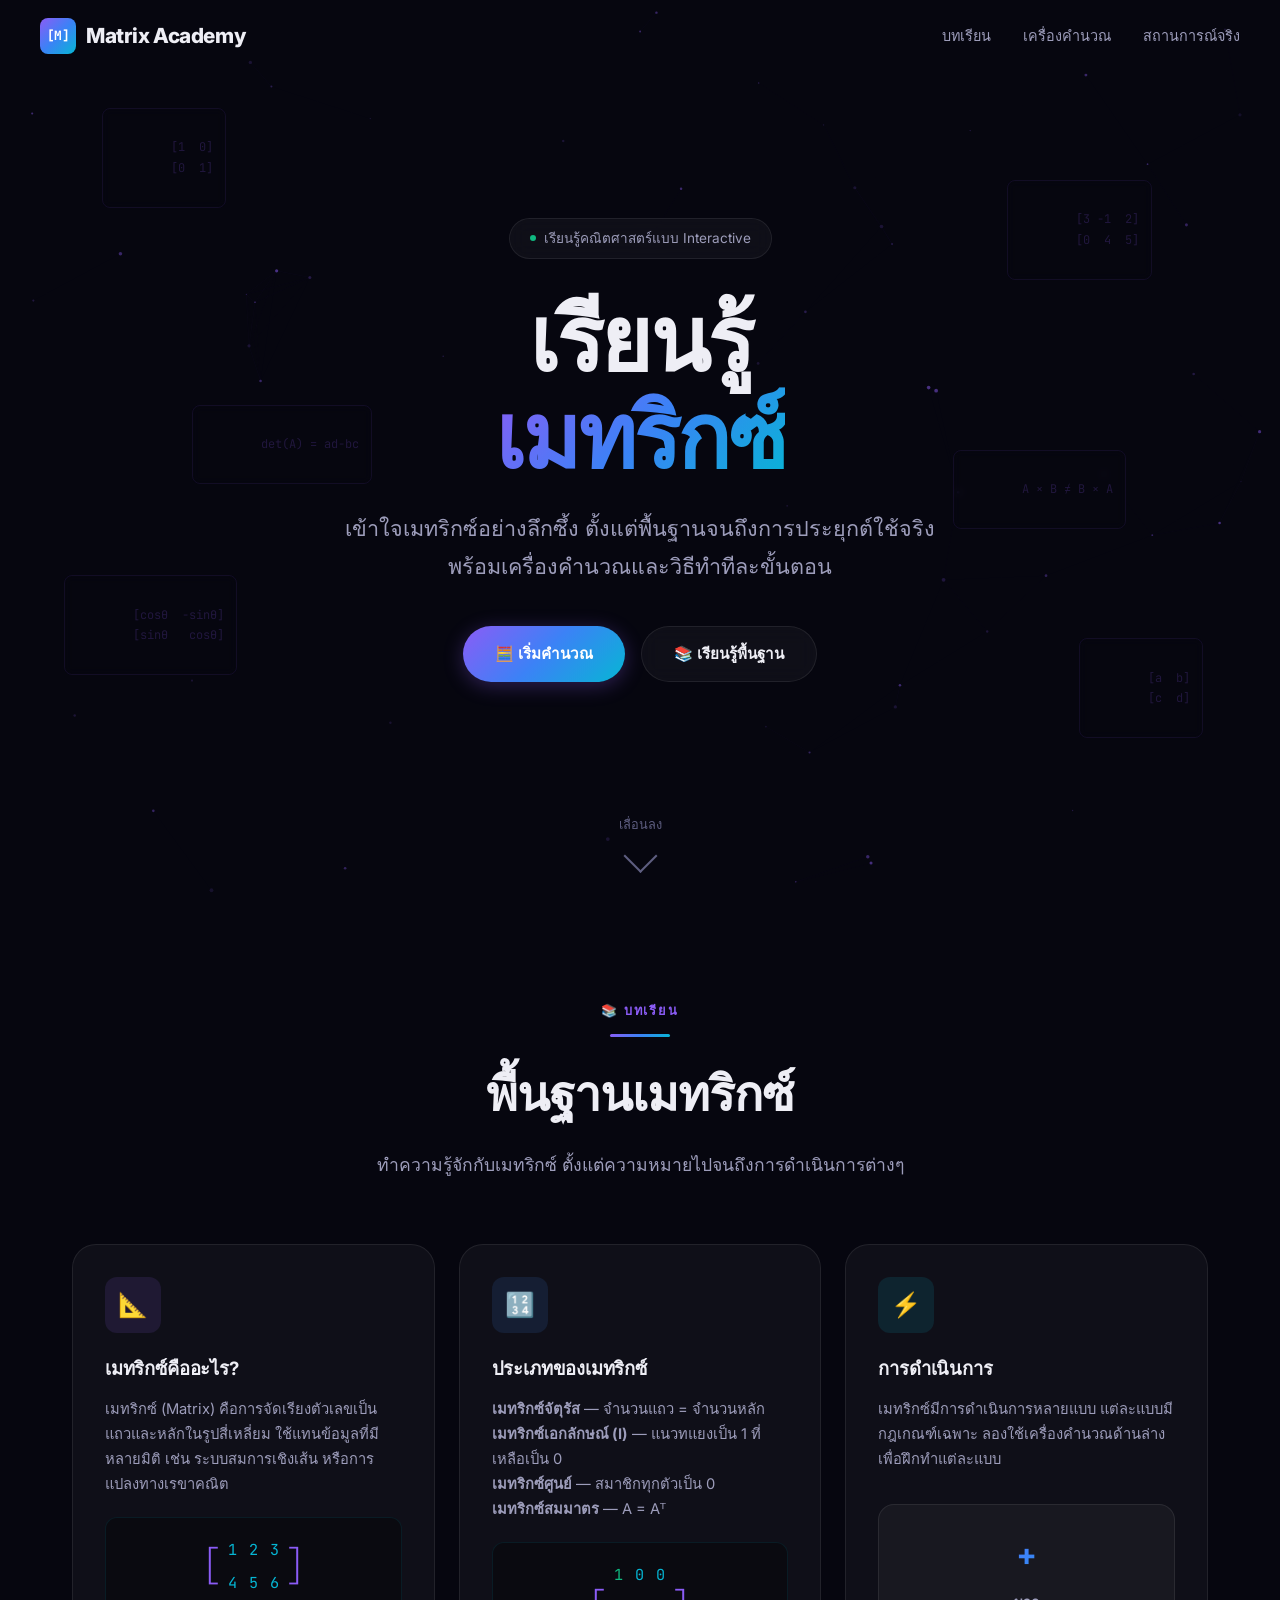
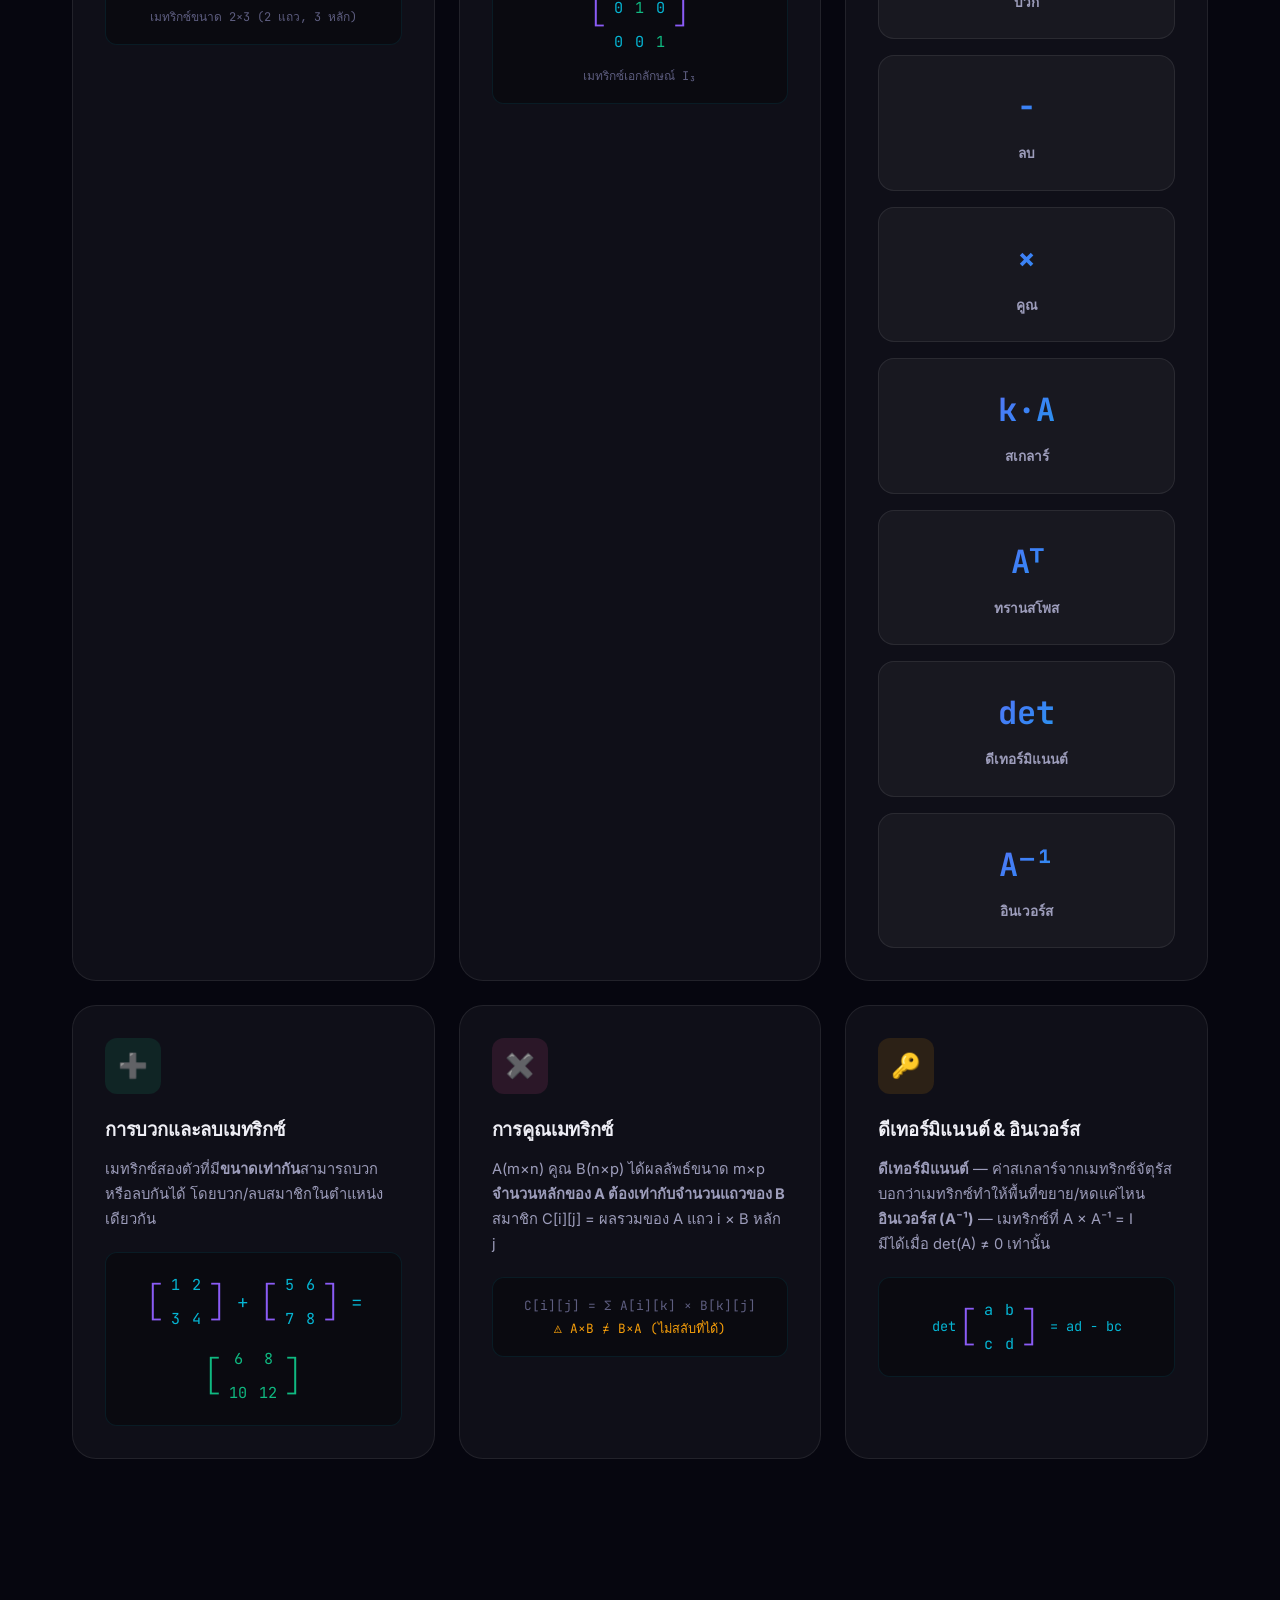
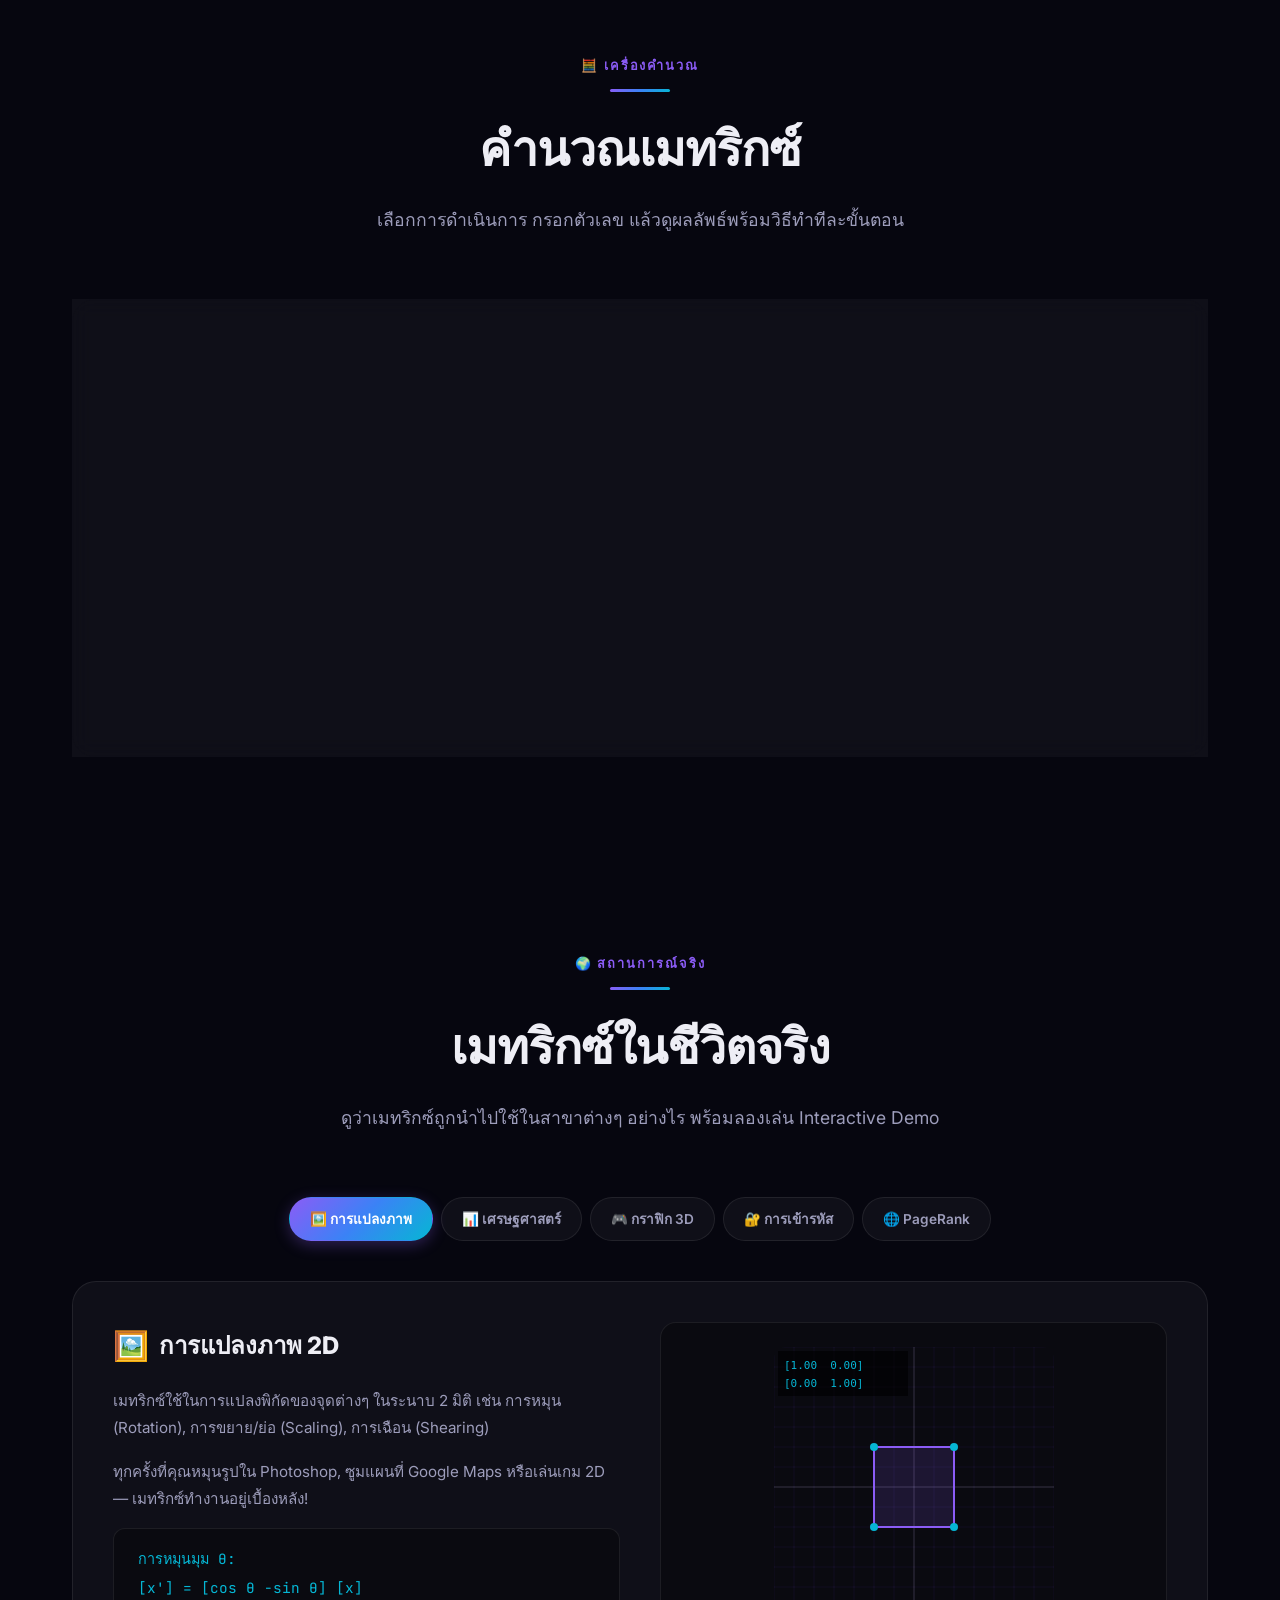
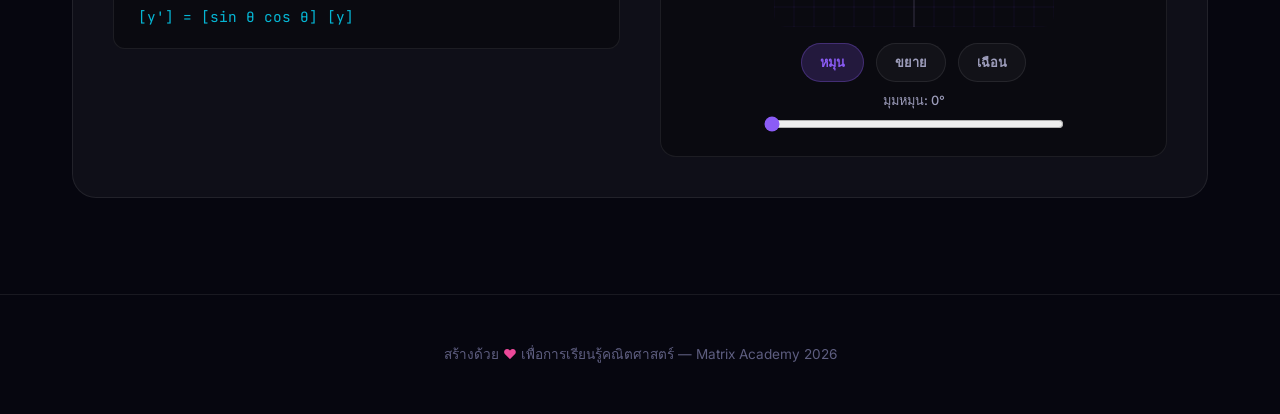
<file: matrix_lecture/index.html>
<!DOCTYPE html>
<html lang="th">
<head>
  <meta charset="UTF-8">
  <meta name="viewport" content="width=device-width, initial-scale=1.0">
  <title>Matrix Academy — เรียนรู้เมทริกซ์แบบ Interactive</title>
  <meta name="description" content="เว็บแอปสำหรับเรียนรู้เมทริกซ์แบบ Interactive พร้อมเครื่องคำนวณ วิธีทำทีละขั้นตอน และสถานการณ์จริง">
  <link rel="preconnect" href="https://fonts.googleapis.com">
  <link rel="preconnect" href="https://fonts.gstatic.com" crossorigin>
  <link href="https://fonts.googleapis.com/css2?family=Inter:wght@300;400;500;600;700;800;900&family=JetBrains+Mono:wght@400;500;600;700&display=swap" rel="stylesheet">
  <link rel="stylesheet" href="styles.css">
</head>
<body>

  <!-- Particle Background -->
  <canvas id="particles"></canvas>

  <!-- Navigation -->
  <nav class="nav" id="mainNav">
    <div class="nav-inner">
      <a href="#hero" class="nav-logo">
        <div class="logo-icon">[M]</div>
        Matrix Academy
      </a>
      <ul class="nav-links" id="navLinks">
        <li><a href="#lessons">บทเรียน</a></li>
        <li><a href="#calculator">เครื่องคำนวณ</a></li>
        <li><a href="#scenarios">สถานการณ์จริง</a></li>
      </ul>
      <button class="nav-mobile-toggle" id="navToggle" aria-label="เปิดเมนู">☰</button>
    </div>
  </nav>

  <!-- Hero Section -->
  <section class="hero" id="hero">
    <div class="hero-floating" aria-hidden="true">
      <div class="floating-matrix" style="top:12%;left:8%;--dur:10s;--delay:0s;--rot-start:-5deg;">
        [1  0]
        [0  1]
      </div>
      <div class="floating-matrix" style="top:20%;right:10%;--dur:12s;--delay:1s;--rot-start:3deg;">
        [3 -1  2]
        [0  4  5]
      </div>
      <div class="floating-matrix" style="bottom:25%;left:5%;--dur:9s;--delay:2s;--rot-start:8deg;">
        [cosθ  -sinθ]
        [sinθ   cosθ]
      </div>
      <div class="floating-matrix" style="bottom:18%;right:6%;--dur:11s;--delay:0.5s;--rot-start:-4deg;">
        [a  b]
        [c  d]
      </div>
      <div class="floating-matrix" style="top:45%;left:15%;--dur:14s;--delay:3s;--rot-start:2deg;">
        det(A) = ad−bc
      </div>
      <div class="floating-matrix" style="top:50%;right:12%;--dur:13s;--delay:1.5s;--rot-start:-6deg;">
        A × B ≠ B × A
      </div>
    </div>

    <div class="hero-content">
      <div class="hero-badge">
        <span class="dot"></span>
        เรียนรู้คณิตศาสตร์แบบ Interactive
      </div>
      <h1>
        เรียนรู้<br>
        <span class="gradient-text">เมทริกซ์</span>
      </h1>
      <p class="hero-subtitle">
        เข้าใจเมทริกซ์อย่างลึกซึ้ง ตั้งแต่พื้นฐานจนถึงการประยุกต์ใช้จริง<br>
        พร้อมเครื่องคำนวณและวิธีทำทีละขั้นตอน
      </p>
      <div class="hero-actions">
        <a href="#calculator" class="btn btn-primary">🧮 เริ่มคำนวณ</a>
        <a href="#lessons" class="btn btn-secondary">📚 เรียนรู้พื้นฐาน</a>
      </div>
    </div>

    <div class="hero-scroll-indicator">
      <span>เลื่อนลง</span>
      <div class="arrow"></div>
    </div>
  </section>

  <!-- Lessons Section -->
  <section class="section" id="lessons">
    <div class="section-header fade-in">
      <span class="section-tag">📚 บทเรียน</span>
      <div class="section-divider"></div>
      <h2 class="section-title">พื้นฐานเมทริกซ์</h2>
      <p class="section-desc">ทำความรู้จักกับเมทริกซ์ ตั้งแต่ความหมายไปจนถึงการดำเนินการต่างๆ</p>
    </div>

    <div class="lessons-grid">
      <!-- Lesson 1: What is Matrix -->
      <div class="card lesson-card fade-in">
        <div class="lesson-icon purple">📐</div>
        <h3>เมทริกซ์คืออะไร?</h3>
        <p>
          เมทริกซ์ (Matrix) คือการจัดเรียงตัวเลขเป็นแถวและหลักในรูปสี่เหลี่ยม
          ใช้แทนข้อมูลที่มีหลายมิติ เช่น ระบบสมการเชิงเส้น หรือการแปลงทางเรขาคณิต
        </p>
        <div class="matrix-example">
          <div class="matrix-visual">
            <span class="matrix-bracket">[</span>
            <div class="matrix-grid cols-3">
              <span>1</span><span>2</span><span>3</span>
              <span>4</span><span>5</span><span>6</span>
            </div>
            <span class="matrix-bracket">]</span>
          </div>
          <div style="margin-top:8px;font-size:0.75rem;color:var(--text-muted);">เมทริกซ์ขนาด 2×3 (2 แถว, 3 หลัก)</div>
        </div>
      </div>

      <!-- Lesson 2: Types -->
      <div class="card lesson-card fade-in">
        <div class="lesson-icon blue">🔢</div>
        <h3>ประเภทของเมทริกซ์</h3>
        <p>
          <strong>เมทริกซ์จัตุรัส</strong> — จำนวนแถว = จำนวนหลัก<br>
          <strong>เมทริกซ์เอกลักษณ์ (I)</strong> — แนวทแยงเป็น 1 ที่เหลือเป็น 0<br>
          <strong>เมทริกซ์ศูนย์</strong> — สมาชิกทุกตัวเป็น 0<br>
          <strong>เมทริกซ์สมมาตร</strong> — A = Aᵀ
        </p>
        <div class="matrix-example">
          <div class="matrix-visual">
            <span class="matrix-bracket">[</span>
            <div class="matrix-grid cols-3">
              <span style="color:var(--accent-green)">1</span><span>0</span><span>0</span>
              <span>0</span><span style="color:var(--accent-green)">1</span><span>0</span>
              <span>0</span><span>0</span><span style="color:var(--accent-green)">1</span>
            </div>
            <span class="matrix-bracket">]</span>
          </div>
          <div style="margin-top:8px;font-size:0.75rem;color:var(--text-muted);">เมทริกซ์เอกลักษณ์ I₃</div>
        </div>
      </div>

      <!-- Lesson 3: Operations Overview -->
      <div class="card lesson-card fade-in">
        <div class="lesson-icon cyan">⚡</div>
        <h3>การดำเนินการ</h3>
        <p>
          เมทริกซ์มีการดำเนินการหลายแบบ แต่ละแบบมีกฎเกณฑ์เฉพาะ
          ลองใช้เครื่องคำนวณด้านล่างเพื่อฝึกทำแต่ละแบบ
        </p>
        <div class="ops-grid">
          <div class="op-card" onclick="scrollToCalcWithOp('add')">
            <div class="op-symbol">+</div>
            <div class="op-name">บวก</div>
          </div>
          <div class="op-card" onclick="scrollToCalcWithOp('subtract')">
            <div class="op-symbol">−</div>
            <div class="op-name">ลบ</div>
          </div>
          <div class="op-card" onclick="scrollToCalcWithOp('multiply')">
            <div class="op-symbol">×</div>
            <div class="op-name">คูณ</div>
          </div>
          <div class="op-card" onclick="scrollToCalcWithOp('scalar')">
            <div class="op-symbol">k·A</div>
            <div class="op-name">สเกลาร์</div>
          </div>
          <div class="op-card" onclick="scrollToCalcWithOp('transpose')">
            <div class="op-symbol">Aᵀ</div>
            <div class="op-name">ทรานสโพส</div>
          </div>
          <div class="op-card" onclick="scrollToCalcWithOp('determinant')">
            <div class="op-symbol">det</div>
            <div class="op-name">ดีเทอร์มิแนนต์</div>
          </div>
          <div class="op-card" onclick="scrollToCalcWithOp('inverse')">
            <div class="op-symbol">A⁻¹</div>
            <div class="op-name">อินเวอร์ส</div>
          </div>
        </div>
      </div>

      <!-- Lesson 4: Addition/Subtraction -->
      <div class="card lesson-card fade-in">
        <div class="lesson-icon green">➕</div>
        <h3>การบวกและลบเมทริกซ์</h3>
        <p>
          เมทริกซ์สองตัวที่มี<strong>ขนาดเท่ากัน</strong>สามารถบวกหรือลบกันได้
          โดยบวก/ลบสมาชิกในตำแหน่งเดียวกัน
        </p>
        <div class="matrix-example">
          <div style="display:flex;align-items:center;gap:8px;justify-content:center;flex-wrap:wrap;">
            <div class="matrix-visual">
              <span class="matrix-bracket">[</span>
              <div class="matrix-grid cols-2">
                <span>1</span><span>2</span>
                <span>3</span><span>4</span>
              </div>
              <span class="matrix-bracket">]</span>
            </div>
            <span style="color:var(--accent-cyan);font-size:1.2rem;font-weight:300;">+</span>
            <div class="matrix-visual">
              <span class="matrix-bracket">[</span>
              <div class="matrix-grid cols-2">
                <span>5</span><span>6</span>
                <span>7</span><span>8</span>
              </div>
              <span class="matrix-bracket">]</span>
            </div>
            <span style="color:var(--accent-cyan);font-size:1.2rem;font-weight:300;">=</span>
            <div class="matrix-visual">
              <span class="matrix-bracket" style="color:var(--accent-green)">[</span>
              <div class="matrix-grid cols-2" style="color:var(--accent-green)">
                <span>6</span><span>8</span>
                <span>10</span><span>12</span>
              </div>
              <span class="matrix-bracket" style="color:var(--accent-green)">]</span>
            </div>
          </div>
        </div>
      </div>

      <!-- Lesson 5: Multiplication -->
      <div class="card lesson-card fade-in">
        <div class="lesson-icon pink">✖️</div>
        <h3>การคูณเมทริกซ์</h3>
        <p>
          A(m×n) คูณ B(n×p) ได้ผลลัพธ์ขนาด m×p<br>
          <strong>จำนวนหลักของ A ต้องเท่ากับจำนวนแถวของ B</strong><br>
          สมาชิก C[i][j] = ผลรวมของ A แถว i × B หลัก j
        </p>
        <div class="matrix-example">
          <div style="font-size:0.8rem;color:var(--text-muted);line-height:1.8;">
            C[i][j] = Σ A[i][k] × B[k][j]<br>
            <span style="color:var(--accent-orange);">⚠️ A×B ≠ B×A (ไม่สลับที่ได้)</span>
          </div>
        </div>
      </div>

      <!-- Lesson 6: Determinant & Inverse -->
      <div class="card lesson-card fade-in">
        <div class="lesson-icon orange">🔑</div>
        <h3>ดีเทอร์มิแนนต์ & อินเวอร์ส</h3>
        <p>
          <strong>ดีเทอร์มิแนนต์</strong> — ค่าสเกลาร์จากเมทริกซ์จัตุรัส บอกว่าเมทริกซ์ทำให้พื้นที่ขยาย/หดแค่ไหน<br>
          <strong>อินเวอร์ส (A⁻¹)</strong> — เมทริกซ์ที่ A × A⁻¹ = I<br>
          มีได้เมื่อ det(A) ≠ 0 เท่านั้น
        </p>
        <div class="matrix-example">
          <div style="font-size:0.85rem;">
            det<span class="matrix-visual" style="display:inline-flex;vertical-align:middle;">
              <span class="matrix-bracket">[</span>
              <div class="matrix-grid cols-2"><span>a</span><span>b</span><span>c</span><span>d</span></div>
              <span class="matrix-bracket">]</span>
            </span> = ad − bc
          </div>
        </div>
      </div>
    </div>
  </section>

  <!-- Calculator Section -->
  <section class="section" id="calculator">
    <div class="section-header fade-in">
      <span class="section-tag">🧮 เครื่องคำนวณ</span>
      <div class="section-divider"></div>
      <h2 class="section-title">คำนวณเมทริกซ์</h2>
      <p class="section-desc">เลือกการดำเนินการ กรอกตัวเลข แล้วดูผลลัพธ์พร้อมวิธีทำทีละขั้นตอน</p>
    </div>

    <div class="calc-container fade-in">
      <!-- Controls -->
      <div class="calc-controls">
        <div class="calc-control-group">
          <label for="calcOperation">การดำเนินการ</label>
          <select id="calcOperation">
            <option value="add">A + B (บวก)</option>
            <option value="subtract">A − B (ลบ)</option>
            <option value="multiply">A × B (คูณ)</option>
            <option value="scalar">k · A (สเกลาร์)</option>
            <option value="transpose">Aᵀ (ทรานสโพส)</option>
            <option value="determinant">det(A) (ดีเทอร์มิแนนต์)</option>
            <option value="inverse">A⁻¹ (อินเวอร์ส)</option>
          </select>
        </div>

        <div class="calc-control-group" id="scalarGroup" style="display:none;">
          <label for="scalarValue">ค่า k (สเกลาร์)</label>
          <input type="number" id="scalarValue" value="2" step="any">
        </div>

        <div class="calc-control-group">
          <label for="rowsA">แถว A</label>
          <select id="rowsA">
            <option value="2" selected>2</option>
            <option value="3">3</option>
            <option value="4">4</option>
          </select>
        </div>
        <div class="calc-control-group">
          <label for="colsA">หลัก A</label>
          <select id="colsA">
            <option value="2" selected>2</option>
            <option value="3">3</option>
            <option value="4">4</option>
          </select>
        </div>

        <div class="calc-control-group" id="sizeB-rows-group">
          <label for="rowsB">แถว B</label>
          <select id="rowsB">
            <option value="2" selected>2</option>
            <option value="3">3</option>
            <option value="4">4</option>
          </select>
        </div>
        <div class="calc-control-group" id="sizeB-cols-group">
          <label for="colsB">หลัก B</label>
          <select id="colsB">
            <option value="2" selected>2</option>
            <option value="3">3</option>
            <option value="4">4</option>
          </select>
        </div>
      </div>

      <!-- Matrix Inputs -->
      <div class="calc-matrices">
        <div class="calc-matrix-block" id="matrixABlock">
          <h4><span class="label-badge a">A</span> เมทริกซ์ A</h4>
          <div class="matrix-input-grid" id="matrixAGrid" style="grid-template-columns: repeat(2, 1fr);"></div>
        </div>

        <div class="calc-operator" id="calcOperatorSymbol">+</div>

        <div class="calc-matrix-block" id="matrixBBlock">
          <h4><span class="label-badge b">B</span> เมทริกซ์ B</h4>
          <div class="matrix-input-grid" id="matrixBGrid" style="grid-template-columns: repeat(2, 1fr);"></div>
        </div>
      </div>

      <!-- Actions -->
      <div class="calc-actions">
        <button class="btn-random" id="btnRandom" onclick="fillRandom()">🎲 สุ่มตัวเลข</button>
        <button class="btn-calculate" id="btnCalculate" onclick="calculate()">คำนวณ ✨</button>
      </div>

      <!-- Result -->
      <div class="calc-result" id="calcResult">
        <div class="result-label" id="resultLabel"></div>
        <div id="resultDisplay"></div>

        <!-- Steps -->
        <div class="steps-container">
          <button class="steps-toggle" id="stepsToggle" onclick="toggleSteps()">
            📝 ดูวิธีทำทีละขั้นตอน
          </button>
          <div class="steps-list" id="stepsList"></div>
        </div>
      </div>
    </div>
  </section>

  <!-- Scenarios Section -->
  <section class="section" id="scenarios">
    <div class="section-header fade-in">
      <span class="section-tag">🌍 สถานการณ์จริง</span>
      <div class="section-divider"></div>
      <h2 class="section-title">เมทริกซ์ในชีวิตจริง</h2>
      <p class="section-desc">ดูว่าเมทริกซ์ถูกนำไปใช้ในสาขาต่างๆ อย่างไร พร้อมลองเล่น Interactive Demo</p>
    </div>

    <div class="scenarios-tabs fade-in" id="scenarioTabs">
      <button class="scenario-tab active" data-tab="transform">🖼️ การแปลงภาพ</button>
      <button class="scenario-tab" data-tab="economics">📊 เศรษฐศาสตร์</button>
      <button class="scenario-tab" data-tab="graphics">🎮 กราฟิก 3D</button>
      <button class="scenario-tab" data-tab="crypto">🔐 การเข้ารหัส</button>
      <button class="scenario-tab" data-tab="pagerank">🌐 PageRank</button>
    </div>

    <!-- Scenario: Image Transform -->
    <div class="scenario-content active fade-in" id="scenario-transform">
      <div class="scenario-card">
        <div class="scenario-info">
          <h3><span class="emoji">🖼️</span> การแปลงภาพ 2D</h3>
          <p>
            เมทริกซ์ใช้ในการแปลงพิกัดของจุดต่างๆ ในระนาบ 2 มิติ เช่น
            การหมุน (Rotation), การขยาย/ย่อ (Scaling), การเฉือน (Shearing)
          </p>
          <p>
            ทุกครั้งที่คุณหมุนรูปใน Photoshop, ซูมแผนที่ Google Maps หรือเล่นเกม 2D
            — เมทริกซ์ทำงานอยู่เบื้องหลัง!
          </p>
          <div class="scenario-formula">
            การหมุนมุม θ:<br>
            [x'] = [cos θ  −sin θ] [x]<br>
            [y'] = [sin θ   cos θ] [y]
          </div>
        </div>
        <div class="scenario-demo">
          <canvas id="transformCanvas" width="280" height="280"></canvas>
          <div class="demo-controls">
            <button class="demo-btn active" onclick="setTransform('rotate')" id="btn-rotate">หมุน</button>
            <button class="demo-btn" onclick="setTransform('scale')" id="btn-scale">ขยาย</button>
            <button class="demo-btn" onclick="setTransform('shear')" id="btn-shear">เฉือน</button>
          </div>
          <div class="demo-slider-group">
            <label id="transformLabel">มุมหมุน: <span id="transformValue">0</span>°</label>
            <input type="range" id="transformSlider" min="0" max="360" value="0" oninput="updateTransformDemo()">
          </div>
        </div>
      </div>
    </div>

    <!-- Scenario: Economics -->
    <div class="scenario-content fade-in" id="scenario-economics">
      <div class="scenario-card">
        <div class="scenario-info">
          <h3><span class="emoji">📊</span> Leontief Input-Output Model</h3>
          <p>
            นักเศรษฐศาสตร์ Wassily Leontief (รางวัลโนเบล 1973) ใช้เมทริกซ์วิเคราะห์ว่า
            อุตสาหกรรมต่างๆ ในระบบเศรษฐกิจ ต้องผลิตเท่าไหร่เพื่อตอบสนองความต้องการ
          </p>
          <p>
            ถ้า A คือเมทริกซ์ Input-Output และ d คือเวกเตอร์ความต้องการ<br>
            ผลผลิตที่ต้องผลิต = <strong>(I − A)⁻¹ d</strong>
          </p>
          <div class="scenario-formula">
            สมมติ 2 อุตสาหกรรม:<br>
            A = [0.2  0.3]  d = [100]<br>
            &nbsp;&nbsp;&nbsp;&nbsp;[0.4  0.1]&nbsp;&nbsp;&nbsp;&nbsp;&nbsp;&nbsp;[200]<br><br>
            x = (I − A)⁻¹ d = ผลผลิตที่ต้องผลิต
          </div>
        </div>
        <div class="scenario-demo">
          <div style="text-align:center;width:100%;">
            <h4 style="color:var(--accent-cyan);margin-bottom:1rem;font-size:0.95rem;">🏭 จำลองระบบเศรษฐกิจ 2 อุตสาหกรรม</h4>
            <div style="display:flex;gap:1rem;justify-content:center;flex-wrap:wrap;margin-bottom:1rem;">
              <div class="calc-control-group">
                <label>ความต้องการ อุตฯ 1</label>
                <input type="number" id="econD1" value="100" style="width:100px;background:rgba(0,0,0,0.4);border:1px solid var(--glass-border);border-radius:var(--radius-sm);color:var(--text-primary);font-family:var(--font-mono);padding:8px;text-align:center;">
              </div>
              <div class="calc-control-group">
                <label>ความต้องการ อุตฯ 2</label>
                <input type="number" id="econD2" value="200" style="width:100px;background:rgba(0,0,0,0.4);border:1px solid var(--glass-border);border-radius:var(--radius-sm);color:var(--text-primary);font-family:var(--font-mono);padding:8px;text-align:center;">
              </div>
            </div>
            <button class="demo-btn" onclick="calculateEconomics()" style="margin-bottom:1rem;">คำนวณผลผลิต</button>
            <div class="demo-output" id="econOutput" style="text-align:left;font-size:0.82rem;line-height:2;min-height:80px;">
              กดปุ่มคำนวณเพื่อดูผลลัพธ์
            </div>
          </div>
        </div>
      </div>
    </div>

    <!-- Scenario: 3D Graphics -->
    <div class="scenario-content fade-in" id="scenario-graphics">
      <div class="scenario-card">
        <div class="scenario-info">
          <h3><span class="emoji">🎮</span> กราฟิก 3 มิติ</h3>
          <p>
            ทุกเกม 3D และแอนิเมชัน ใช้ <strong>Rotation Matrix</strong> ในการหมุนวัตถุ
            รอบแกน X, Y, Z เพื่อสร้างมุมมอง 3 มิติ
          </p>
          <p>
            GPU (การ์ดจอ) ของคุณคำนวณเมทริกซ์หลายล้านชุดต่อวินาทีเพื่อวาดภาพ 3D!
          </p>
          <div class="scenario-formula">
            หมุนรอบแกน Z:<br>
            Rz = [cos θ  −sin θ  0]<br>
            &nbsp;&nbsp;&nbsp;&nbsp;&nbsp;[sin θ   cos θ  0]<br>
            &nbsp;&nbsp;&nbsp;&nbsp;&nbsp;[  0       0     1]
          </div>
        </div>
        <div class="scenario-demo">
          <canvas id="graphics3dCanvas" width="280" height="280"></canvas>
          <div class="demo-slider-group">
            <label>หมุนรอบแกน Y: <span id="rotYValue">0</span>°</label>
            <input type="range" id="rotYSlider" min="0" max="360" value="0" oninput="update3DDemo()">
          </div>
          <div class="demo-slider-group">
            <label>หมุนรอบแกน X: <span id="rotXValue">30</span>°</label>
            <input type="range" id="rotXSlider" min="0" max="360" value="30" oninput="update3DDemo()">
          </div>
        </div>
      </div>
    </div>

    <!-- Scenario: Cryptography -->
    <div class="scenario-content fade-in" id="scenario-crypto">
      <div class="scenario-card">
        <div class="scenario-info">
          <h3><span class="emoji">🔐</span> Hill Cipher</h3>
          <p>
            Hill Cipher เป็นวิธีเข้ารหัสข้อความโดยใช้เมทริกซ์คูณกับตัวอักษร
            คิดค้นโดย Lester Hill ในปี 1929
          </p>
          <p>
            ตัวอักษร A-Z จะถูกแทนด้วยตัวเลข 0-25<br>
            จากนั้นคูณด้วย Key Matrix แล้ว mod 26
          </p>
          <div class="scenario-formula">
            Key Matrix K = [3  3]<br>
            &nbsp;&nbsp;&nbsp;&nbsp;&nbsp;&nbsp;&nbsp;&nbsp;&nbsp;&nbsp;&nbsp;&nbsp;&nbsp;&nbsp;&nbsp;&nbsp;[2  5]<br><br>
            เข้ารหัส: C = K × P (mod 26)<br>
            ถอดรหัส: P = K⁻¹ × C (mod 26)
          </div>
        </div>
        <div class="scenario-demo">
          <div style="text-align:center;width:100%;">
            <h4 style="color:var(--accent-cyan);margin-bottom:1rem;font-size:0.95rem;">🔒 ลองเข้ารหัส Hill Cipher</h4>
            <div class="demo-text-input">
              <label style="font-size:0.8rem;color:var(--text-secondary);">พิมพ์ข้อความ (A-Z เท่านั้น)</label>
              <input type="text" id="cipherInput" placeholder="HELLO" maxlength="20" oninput="this.value=this.value.toUpperCase().replace(/[^A-Z]/g,'')">
            </div>
            <div style="display:flex;gap:0.5rem;justify-content:center;margin-top:1rem;">
              <button class="demo-btn" onclick="hillEncrypt()">🔒 เข้ารหัส</button>
              <button class="demo-btn" onclick="hillDecrypt()">🔓 ถอดรหัส</button>
            </div>
            <div class="demo-output" id="cipherOutput" style="margin-top:1rem;">
              พิมพ์ข้อความแล้วกดเข้ารหัส
            </div>
          </div>
        </div>
      </div>
    </div>

    <!-- Scenario: PageRank -->
    <div class="scenario-content fade-in" id="scenario-pagerank">
      <div class="scenario-card">
        <div class="scenario-info">
          <h3><span class="emoji">🌐</span> Google PageRank</h3>
          <p>
            อัลกอริทึม PageRank ของ Google ใช้เมทริกซ์ในการจัดอันดับหน้าเว็บ
            โดยมองว่าลิงก์ระหว่างเว็บเป็น "คะแนนโหวต"
          </p>
          <p>
            สร้าง <strong>Transition Matrix</strong> จากลิงก์ แล้วหา Eigenvector
            ที่สอดคล้องกับ Eigenvalue = 1
          </p>
          <div class="scenario-formula">
            r = M × r<br><br>
            M = Transition Matrix<br>
            r = เวกเตอร์คะแนน PageRank<br>
            ทำซ้ำจนค่า r ลู่เข้า (converge)
          </div>
        </div>
        <div class="scenario-demo">
          <canvas id="pagerankCanvas" width="280" height="280"></canvas>
          <div style="text-align:center;margin-top:0.75rem;">
            <button class="demo-btn" onclick="simulatePageRank()">▶️ จำลอง PageRank</button>
          </div>
          <div class="demo-output" id="pagerankOutput" style="width:100%;margin-top:0.75rem;font-size:0.8rem;">
            กดปุ่มเพื่อจำลองการคำนวณ PageRank
          </div>
        </div>
      </div>
    </div>
  </section>

  <!-- Footer -->
  <footer class="footer">
    <div class="footer-content">
      <p>สร้างด้วย <span class="footer-heart">♥</span> เพื่อการเรียนรู้คณิตศาสตร์ — Matrix Academy 2026</p>
    </div>
  </footer>

  <script src="app.js"></script>
</body>
</html>
</file>
<file: matrix_lecture/styles.css>
/* ========================================
   MATRIX ACADEMY — Design System
   ======================================== */

/* --- CSS Custom Properties --- */
:root {
  --bg-primary: #06060f;
  --bg-secondary: #0d0d1f;
  --bg-tertiary: #13132b;
  --glass-bg: rgba(255, 255, 255, 0.04);
  --glass-bg-hover: rgba(255, 255, 255, 0.07);
  --glass-border: rgba(255, 255, 255, 0.08);
  --glass-border-hover: rgba(255, 255, 255, 0.15);

  --text-primary: #eeeef5;
  --text-secondary: #9d9dbb;
  --text-muted: #5e5e80;

  --accent-purple: #8b5cf6;
  --accent-blue: #3b82f6;
  --accent-cyan: #06b6d4;
  --accent-pink: #ec4899;
  --accent-green: #10b981;
  --accent-orange: #f59e0b;

  --gradient-primary: linear-gradient(135deg, #8b5cf6, #3b82f6, #06b6d4);
  --gradient-pink: linear-gradient(135deg, #ec4899, #8b5cf6);
  --gradient-warm: linear-gradient(135deg, #f59e0b, #ec4899);
  --gradient-cool: linear-gradient(135deg, #06b6d4, #3b82f6);
  --gradient-green: linear-gradient(135deg, #10b981, #06b6d4);

  --font-ui: 'Inter', -apple-system, BlinkMacSystemFont, sans-serif;
  --font-mono: 'JetBrains Mono', 'Fira Code', monospace;

  --radius-xl: 24px;
  --radius-lg: 16px;
  --radius-md: 12px;
  --radius-sm: 8px;
  --radius-xs: 4px;

  --shadow-glow-purple: 0 0 40px rgba(139, 92, 246, 0.15);
  --shadow-glow-blue: 0 0 40px rgba(59, 130, 246, 0.15);
  --shadow-glow-cyan: 0 0 40px rgba(6, 182, 212, 0.15);
  --shadow-card: 0 4px 24px rgba(0, 0, 0, 0.3);

  --transition-fast: 0.2s cubic-bezier(0.4, 0, 0.2, 1);
  --transition-medium: 0.35s cubic-bezier(0.4, 0, 0.2, 1);
  --transition-slow: 0.5s cubic-bezier(0.4, 0, 0.2, 1);
}

/* --- Reset & Base --- */
*,
*::before,
*::after {
  margin: 0;
  padding: 0;
  box-sizing: border-box;
}

html {
  scroll-behavior: smooth;
  font-size: 16px;
  scrollbar-width: thin;
  scrollbar-color: var(--accent-purple) var(--bg-secondary);
}

body {
  font-family: var(--font-ui);
  background: var(--bg-primary);
  color: var(--text-primary);
  line-height: 1.7;
  overflow-x: hidden;
  -webkit-font-smoothing: antialiased;
  -moz-osx-font-smoothing: grayscale;
}

::-webkit-scrollbar {
  width: 6px;
}
::-webkit-scrollbar-track {
  background: var(--bg-secondary);
}
::-webkit-scrollbar-thumb {
  background: var(--accent-purple);
  border-radius: 3px;
}

a {
  color: inherit;
  text-decoration: none;
}

/* --- Particle Canvas --- */
#particles {
  position: fixed;
  inset: 0;
  z-index: 0;
  pointer-events: none;
}

/* --- Navigation --- */
.nav {
  position: fixed;
  top: 0;
  left: 0;
  right: 0;
  z-index: 100;
  padding: 0 2rem;
  transition: var(--transition-medium);
}

.nav.scrolled {
  background: rgba(6, 6, 15, 0.85);
  backdrop-filter: blur(20px);
  -webkit-backdrop-filter: blur(20px);
  border-bottom: 1px solid var(--glass-border);
}

.nav-inner {
  max-width: 1200px;
  margin: 0 auto;
  display: flex;
  align-items: center;
  justify-content: space-between;
  height: 72px;
}

.nav-logo {
  display: flex;
  align-items: center;
  gap: 10px;
  font-weight: 800;
  font-size: 1.3rem;
  letter-spacing: -0.02em;
}

.nav-logo .logo-icon {
  width: 36px;
  height: 36px;
  background: var(--gradient-primary);
  border-radius: var(--radius-sm);
  display: flex;
  align-items: center;
  justify-content: center;
  font-family: var(--font-mono);
  font-size: 0.8rem;
  font-weight: 700;
  color: white;
}

.nav-links {
  display: flex;
  align-items: center;
  gap: 2rem;
  list-style: none;
}

.nav-links a {
  font-size: 0.9rem;
  font-weight: 500;
  color: var(--text-secondary);
  transition: var(--transition-fast);
  position: relative;
  padding: 4px 0;
}

.nav-links a::after {
  content: '';
  position: absolute;
  bottom: -2px;
  left: 0;
  width: 0;
  height: 2px;
  background: var(--gradient-primary);
  border-radius: 1px;
  transition: var(--transition-medium);
}

.nav-links a:hover,
.nav-links a.active {
  color: var(--text-primary);
}

.nav-links a:hover::after,
.nav-links a.active::after {
  width: 100%;
}

.nav-mobile-toggle {
  display: none;
  background: none;
  border: none;
  color: var(--text-primary);
  font-size: 1.5rem;
  cursor: pointer;
}

/* --- Hero Section --- */
.hero {
  position: relative;
  min-height: 100vh;
  display: flex;
  align-items: center;
  justify-content: center;
  text-align: center;
  padding: 2rem;
  z-index: 1;
  overflow: hidden;
}

.hero-content {
  position: relative;
  z-index: 2;
}

.hero-badge {
  display: inline-flex;
  align-items: center;
  gap: 8px;
  background: var(--glass-bg);
  border: 1px solid var(--glass-border);
  border-radius: 50px;
  padding: 8px 20px;
  font-size: 0.85rem;
  color: var(--text-secondary);
  margin-bottom: 2rem;
  backdrop-filter: blur(10px);
}

.hero-badge .dot {
  width: 6px;
  height: 6px;
  border-radius: 50%;
  background: var(--accent-green);
  animation: pulse-dot 2s ease-in-out infinite;
}

@keyframes pulse-dot {
  0%, 100% { opacity: 1; transform: scale(1); }
  50% { opacity: 0.5; transform: scale(1.5); }
}

.hero h1 {
  font-size: clamp(3rem, 7vw, 5.5rem);
  font-weight: 900;
  letter-spacing: -0.03em;
  line-height: 1.1;
  margin-bottom: 1.5rem;
}

.hero h1 .gradient-text {
  background: var(--gradient-primary);
  -webkit-background-clip: text;
  -webkit-text-fill-color: transparent;
  background-clip: text;
}

.hero-subtitle {
  font-size: clamp(1.1rem, 2.5vw, 1.35rem);
  color: var(--text-secondary);
  max-width: 600px;
  margin: 0 auto 2.5rem;
  font-weight: 400;
  line-height: 1.8;
}

.hero-actions {
  display: flex;
  gap: 1rem;
  justify-content: center;
  flex-wrap: wrap;
}

.btn {
  display: inline-flex;
  align-items: center;
  gap: 8px;
  padding: 14px 32px;
  border-radius: 50px;
  font-family: var(--font-ui);
  font-size: 0.95rem;
  font-weight: 600;
  cursor: pointer;
  transition: var(--transition-medium);
  border: none;
  position: relative;
  overflow: hidden;
}

.btn-primary {
  background: var(--gradient-primary);
  color: white;
  box-shadow: 0 4px 20px rgba(139, 92, 246, 0.3);
}

.btn-primary:hover {
  transform: translateY(-2px);
  box-shadow: 0 8px 30px rgba(139, 92, 246, 0.45);
}

.btn-secondary {
  background: var(--glass-bg);
  color: var(--text-primary);
  border: 1px solid var(--glass-border);
  backdrop-filter: blur(10px);
}

.btn-secondary:hover {
  background: var(--glass-bg-hover);
  border-color: var(--glass-border-hover);
  transform: translateY(-2px);
}

/* Floating matrix elements in hero */
.hero-floating {
  position: absolute;
  inset: 0;
  pointer-events: none;
  z-index: 1;
}

.floating-matrix {
  position: absolute;
  font-family: var(--font-mono);
  font-size: 0.75rem;
  color: rgba(139, 92, 246, 0.2);
  border: 1px solid rgba(139, 92, 246, 0.1);
  border-radius: var(--radius-sm);
  padding: 8px 12px;
  backdrop-filter: blur(4px);
  animation: float var(--dur, 8s) ease-in-out infinite;
  animation-delay: var(--delay, 0s);
  white-space: pre;
}

@keyframes float {
  0%, 100% { transform: translate(0, 0) rotate(var(--rot-start, 0deg)); }
  25% { transform: translate(10px, -20px) rotate(calc(var(--rot-start, 0deg) + 3deg)); }
  50% { transform: translate(-5px, -35px) rotate(var(--rot-start, 0deg)); }
  75% { transform: translate(-15px, -15px) rotate(calc(var(--rot-start, 0deg) - 3deg)); }
}

.hero-scroll-indicator {
  position: absolute;
  bottom: 2rem;
  left: 50%;
  transform: translateX(-50%);
  display: flex;
  flex-direction: column;
  align-items: center;
  gap: 8px;
  color: var(--text-muted);
  font-size: 0.8rem;
  animation: bounce-down 2s ease-in-out infinite;
}

.hero-scroll-indicator .arrow {
  width: 24px;
  height: 24px;
  border-right: 2px solid var(--text-muted);
  border-bottom: 2px solid var(--text-muted);
  transform: rotate(45deg);
}

@keyframes bounce-down {
  0%, 100% { transform: translateX(-50%) translateY(0); opacity: 1; }
  50% { transform: translateX(-50%) translateY(10px); opacity: 0.5; }
}

/* --- Section Commons --- */
.section {
  position: relative;
  z-index: 1;
  padding: 6rem 2rem;
  max-width: 1200px;
  margin: 0 auto;
}

.section-header {
  text-align: center;
  margin-bottom: 4rem;
}

.section-tag {
  display: inline-block;
  font-size: 0.8rem;
  font-weight: 600;
  text-transform: uppercase;
  letter-spacing: 0.15em;
  color: var(--accent-purple);
  margin-bottom: 0.75rem;
}

.section-title {
  font-size: clamp(2rem, 4vw, 3rem);
  font-weight: 800;
  letter-spacing: -0.02em;
  margin-bottom: 1rem;
}

.section-desc {
  font-size: 1.1rem;
  color: var(--text-secondary);
  max-width: 600px;
  margin: 0 auto;
}

/* --- Glass Card --- */
.card {
  background: var(--glass-bg);
  border: 1px solid var(--glass-border);
  border-radius: var(--radius-xl);
  padding: 2rem;
  transition: var(--transition-medium);
  position: relative;
  overflow: hidden;
}

.card::before {
  content: '';
  position: absolute;
  inset: 0;
  border-radius: inherit;
  background: radial-gradient(
    600px circle at var(--mouse-x, 50%) var(--mouse-y, 50%),
    rgba(139, 92, 246, 0.06),
    transparent 40%
  );
  opacity: 0;
  transition: opacity var(--transition-medium);
  pointer-events: none;
}

.card:hover::before {
  opacity: 1;
}

.card:hover {
  border-color: var(--glass-border-hover);
  transform: translateY(-4px);
  box-shadow: var(--shadow-glow-purple);
}

/* --- Lessons Section --- */
.lessons-grid {
  display: grid;
  grid-template-columns: repeat(auto-fit, minmax(320px, 1fr));
  gap: 1.5rem;
}

.lesson-card .lesson-icon {
  width: 56px;
  height: 56px;
  border-radius: var(--radius-md);
  display: flex;
  align-items: center;
  justify-content: center;
  font-size: 1.5rem;
  margin-bottom: 1.25rem;
  position: relative;
}

.lesson-card .lesson-icon.purple { background: rgba(139, 92, 246, 0.12); }
.lesson-card .lesson-icon.blue { background: rgba(59, 130, 246, 0.12); }
.lesson-card .lesson-icon.cyan { background: rgba(6, 182, 212, 0.12); }
.lesson-card .lesson-icon.pink { background: rgba(236, 72, 153, 0.12); }
.lesson-card .lesson-icon.green { background: rgba(16, 185, 129, 0.12); }
.lesson-card .lesson-icon.orange { background: rgba(245, 158, 11, 0.12); }

.lesson-card h3 {
  font-size: 1.15rem;
  font-weight: 700;
  margin-bottom: 0.75rem;
  letter-spacing: -0.01em;
}

.lesson-card p {
  color: var(--text-secondary);
  font-size: 0.92rem;
  line-height: 1.7;
}

.lesson-card .matrix-example {
  margin-top: 1.25rem;
  background: rgba(0, 0, 0, 0.3);
  border-radius: var(--radius-md);
  padding: 1rem;
  font-family: var(--font-mono);
  font-size: 0.85rem;
  color: var(--accent-cyan);
  text-align: center;
  border: 1px solid rgba(6, 182, 212, 0.1);
}

.lesson-card .matrix-visual {
  display: inline-flex;
  align-items: center;
  gap: 4px;
}

.lesson-card .matrix-bracket {
  font-size: 2.5rem;
  font-weight: 100;
  color: var(--accent-purple);
  line-height: 1;
}

.lesson-card .matrix-grid {
  display: grid;
  gap: 2px 12px;
  font-family: var(--font-mono);
  font-size: 0.95rem;
}

.lesson-card .matrix-grid.cols-2 { grid-template-columns: repeat(2, auto); }
.lesson-card .matrix-grid.cols-3 { grid-template-columns: repeat(3, auto); }

.lesson-card .matrix-grid span {
  text-align: center;
  padding: 3px 0;
}

/* --- Calculator Section --- */
.calc-container {
  background: var(--glass-bg);
  border: 1px solid var(--glass-border);
  border-radius: var(--radius-xl);
  padding: 2.5rem;
  backdrop-filter: blur(10px);
}

.calc-controls {
  display: flex;
  flex-wrap: wrap;
  gap: 1rem;
  margin-bottom: 2rem;
  align-items: flex-end;
}

.calc-control-group {
  display: flex;
  flex-direction: column;
  gap: 6px;
}

.calc-control-group label {
  font-size: 0.8rem;
  font-weight: 600;
  color: var(--text-secondary);
  text-transform: uppercase;
  letter-spacing: 0.08em;
}

.calc-control-group select,
.calc-control-group input[type="number"] {
  background: rgba(0, 0, 0, 0.4);
  border: 1px solid var(--glass-border);
  border-radius: var(--radius-sm);
  color: var(--text-primary);
  font-family: var(--font-ui);
  font-size: 0.9rem;
  padding: 10px 14px;
  outline: none;
  transition: var(--transition-fast);
  min-width: 120px;
}

.calc-control-group select:focus,
.calc-control-group input[type="number"]:focus {
  border-color: var(--accent-purple);
  box-shadow: 0 0 0 3px rgba(139, 92, 246, 0.15);
}

.calc-control-group select option {
  background: var(--bg-secondary);
}

.calc-matrices {
  display: flex;
  align-items: center;
  gap: 1.5rem;
  flex-wrap: wrap;
  justify-content: center;
  margin-bottom: 2rem;
}

.calc-matrix-block {
  flex: 1;
  min-width: 200px;
  max-width: 350px;
}

.calc-matrix-block h4 {
  font-size: 0.9rem;
  font-weight: 700;
  margin-bottom: 0.75rem;
  color: var(--text-secondary);
  display: flex;
  align-items: center;
  gap: 8px;
}

.calc-matrix-block h4 .label-badge {
  display: inline-flex;
  align-items: center;
  justify-content: center;
  width: 28px;
  height: 28px;
  border-radius: var(--radius-xs);
  font-family: var(--font-mono);
  font-size: 0.85rem;
  font-weight: 700;
  color: white;
}

.calc-matrix-block h4 .label-badge.a { background: var(--accent-purple); }
.calc-matrix-block h4 .label-badge.b { background: var(--accent-blue); }

.matrix-input-grid {
  display: grid;
  gap: 6px;
  padding: 12px;
  background: rgba(0, 0, 0, 0.3);
  border-radius: var(--radius-md);
  border: 1px solid var(--glass-border);
}

.matrix-input-grid input {
  width: 100%;
  min-width: 50px;
  padding: 10px 6px;
  text-align: center;
  background: rgba(255, 255, 255, 0.04);
  border: 1px solid rgba(255, 255, 255, 0.06);
  border-radius: var(--radius-xs);
  color: var(--text-primary);
  font-family: var(--font-mono);
  font-size: 1rem;
  font-weight: 500;
  outline: none;
  transition: var(--transition-fast);
}

.matrix-input-grid input:focus {
  border-color: var(--accent-purple);
  background: rgba(139, 92, 246, 0.08);
  box-shadow: 0 0 0 2px rgba(139, 92, 246, 0.15);
}

.matrix-input-grid input::placeholder {
  color: var(--text-muted);
  font-size: 0.8rem;
}

.calc-operator {
  font-size: 2rem;
  font-weight: 300;
  color: var(--accent-cyan);
  align-self: center;
  flex-shrink: 0;
  width: 50px;
  text-align: center;
}

.calc-actions {
  display: flex;
  gap: 1rem;
  justify-content: center;
  margin-bottom: 2rem;
}

.btn-calculate {
  padding: 14px 48px;
  font-size: 1rem;
  font-weight: 700;
  background: var(--gradient-primary);
  color: white;
  border: none;
  border-radius: 50px;
  cursor: pointer;
  transition: var(--transition-medium);
  box-shadow: 0 4px 20px rgba(139, 92, 246, 0.3);
  font-family: var(--font-ui);
}

.btn-calculate:hover {
  transform: translateY(-2px) scale(1.02);
  box-shadow: 0 8px 30px rgba(139, 92, 246, 0.45);
}

.btn-calculate:active {
  transform: translateY(0) scale(0.98);
}

.btn-random {
  padding: 14px 28px;
  font-size: 0.9rem;
  font-weight: 600;
  background: var(--glass-bg);
  color: var(--text-secondary);
  border: 1px solid var(--glass-border);
  border-radius: 50px;
  cursor: pointer;
  transition: var(--transition-medium);
  font-family: var(--font-ui);
}

.btn-random:hover {
  background: var(--glass-bg-hover);
  color: var(--text-primary);
  border-color: var(--glass-border-hover);
}

/* Result area */
.calc-result {
  display: none;
  margin-top: 2rem;
  padding-top: 2rem;
  border-top: 1px solid var(--glass-border);
}

.calc-result.visible {
  display: block;
  animation: fadeSlideUp 0.5s ease;
}

@keyframes fadeSlideUp {
  from { opacity: 0; transform: translateY(20px); }
  to { opacity: 1; transform: translateY(0); }
}

.result-matrix-display {
  display: flex;
  justify-content: center;
  align-items: center;
  gap: 1rem;
  margin-bottom: 2rem;
}

.result-matrix {
  display: inline-flex;
  align-items: center;
  gap: 0;
  background: rgba(0, 0, 0, 0.3);
  border-radius: var(--radius-md);
  padding: 1rem 0.5rem;
  border: 1px solid rgba(16, 185, 129, 0.2);
}

.result-bracket {
  font-size: 4rem;
  font-weight: 100;
  color: var(--accent-green);
  line-height: 1;
  padding: 0 4px;
  user-select: none;
}

.result-grid {
  display: grid;
  gap: 4px 16px;
  font-family: var(--font-mono);
  font-size: 1.15rem;
  font-weight: 600;
  color: var(--accent-green);
}

.result-grid span {
  text-align: center;
  padding: 6px 8px;
}

.result-scalar {
  display: flex;
  justify-content: center;
  margin-bottom: 2rem;
}

.result-scalar .scalar-value {
  font-family: var(--font-mono);
  font-size: 2rem;
  font-weight: 700;
  color: var(--accent-green);
  background: rgba(0, 0, 0, 0.3);
  border: 1px solid rgba(16, 185, 129, 0.2);
  border-radius: var(--radius-md);
  padding: 1rem 2rem;
}

.result-label {
  text-align: center;
  margin-bottom: 1.5rem;
  font-size: 1.1rem;
  font-weight: 700;
  color: var(--accent-green);
}

.result-label .icon {
  font-size: 1.3rem;
  margin-right: 6px;
}

/* Steps */
.steps-container {
  margin-top: 2rem;
}

.steps-toggle {
  display: flex;
  align-items: center;
  gap: 8px;
  padding: 12px 24px;
  background: rgba(139, 92, 246, 0.1);
  border: 1px solid rgba(139, 92, 246, 0.2);
  border-radius: 50px;
  color: var(--accent-purple);
  font-family: var(--font-ui);
  font-size: 0.9rem;
  font-weight: 600;
  cursor: pointer;
  transition: var(--transition-fast);
  margin: 0 auto;
  display: flex;
}

.steps-toggle:hover {
  background: rgba(139, 92, 246, 0.15);
}

.steps-list {
  display: none;
  margin-top: 1.5rem;
}

.steps-list.visible {
  display: block;
}

.step-card {
  background: rgba(0, 0, 0, 0.25);
  border: 1px solid var(--glass-border);
  border-radius: var(--radius-md);
  padding: 1.25rem 1.5rem;
  margin-bottom: 0.75rem;
  animation: fadeSlideUp 0.4s ease backwards;
  position: relative;
  padding-left: 3.5rem;
}

.step-card:nth-child(1) { animation-delay: 0.05s; }
.step-card:nth-child(2) { animation-delay: 0.1s; }
.step-card:nth-child(3) { animation-delay: 0.15s; }
.step-card:nth-child(4) { animation-delay: 0.2s; }
.step-card:nth-child(5) { animation-delay: 0.25s; }
.step-card:nth-child(6) { animation-delay: 0.3s; }
.step-card:nth-child(7) { animation-delay: 0.35s; }
.step-card:nth-child(8) { animation-delay: 0.4s; }
.step-card:nth-child(9) { animation-delay: 0.45s; }
.step-card:nth-child(10) { animation-delay: 0.5s; }
.step-card:nth-child(11) { animation-delay: 0.55s; }
.step-card:nth-child(12) { animation-delay: 0.6s; }

.step-number {
  position: absolute;
  left: 1rem;
  top: 50%;
  transform: translateY(-50%);
  width: 28px;
  height: 28px;
  border-radius: 50%;
  background: var(--gradient-primary);
  display: flex;
  align-items: center;
  justify-content: center;
  font-size: 0.75rem;
  font-weight: 700;
  color: white;
  flex-shrink: 0;
}

.step-text {
  font-size: 0.9rem;
  color: var(--text-secondary);
  line-height: 1.7;
}

.step-text .formula {
  font-family: var(--font-mono);
  color: var(--accent-cyan);
  font-weight: 500;
  background: rgba(6, 182, 212, 0.08);
  padding: 2px 8px;
  border-radius: var(--radius-xs);
  font-size: 0.85rem;
}

.step-text .highlight {
  color: var(--accent-purple);
  font-weight: 600;
}

/* --- Scenarios Section --- */
.scenarios-tabs {
  display: flex;
  gap: 0.5rem;
  flex-wrap: wrap;
  justify-content: center;
  margin-bottom: 2.5rem;
}

.scenario-tab {
  padding: 10px 20px;
  border-radius: 50px;
  font-family: var(--font-ui);
  font-size: 0.85rem;
  font-weight: 600;
  color: var(--text-secondary);
  background: var(--glass-bg);
  border: 1px solid var(--glass-border);
  cursor: pointer;
  transition: var(--transition-fast);
}

.scenario-tab:hover {
  color: var(--text-primary);
  border-color: var(--glass-border-hover);
}

.scenario-tab.active {
  background: var(--gradient-primary);
  color: white;
  border-color: transparent;
  box-shadow: 0 4px 15px rgba(139, 92, 246, 0.3);
}

.scenario-content {
  display: none;
  animation: fadeSlideUp 0.4s ease;
}

.scenario-content.active {
  display: block;
}

.scenario-card {
  background: var(--glass-bg);
  border: 1px solid var(--glass-border);
  border-radius: var(--radius-xl);
  padding: 2.5rem;
  display: grid;
  grid-template-columns: 1fr 1fr;
  gap: 2.5rem;
  align-items: start;
}

.scenario-info h3 {
  font-size: 1.5rem;
  font-weight: 800;
  margin-bottom: 1rem;
  display: flex;
  align-items: center;
  gap: 10px;
}

.scenario-info h3 .emoji {
  font-size: 1.8rem;
}

.scenario-info p {
  color: var(--text-secondary);
  font-size: 0.95rem;
  line-height: 1.8;
  margin-bottom: 1rem;
}

.scenario-info .scenario-formula {
  background: rgba(0, 0, 0, 0.3);
  border: 1px solid var(--glass-border);
  border-radius: var(--radius-md);
  padding: 1rem 1.5rem;
  font-family: var(--font-mono);
  font-size: 0.9rem;
  color: var(--accent-cyan);
  margin-top: 1rem;
  line-height: 2;
}

.scenario-demo {
  background: rgba(0, 0, 0, 0.3);
  border: 1px solid var(--glass-border);
  border-radius: var(--radius-lg);
  padding: 1.5rem;
  min-height: 300px;
  display: flex;
  flex-direction: column;
  align-items: center;
  justify-content: center;
}

.scenario-demo canvas {
  border-radius: var(--radius-md);
  max-width: 100%;
}

.scenario-demo .demo-controls {
  margin-top: 1rem;
  display: flex;
  gap: 0.75rem;
  flex-wrap: wrap;
  justify-content: center;
}

.demo-btn {
  padding: 8px 18px;
  border-radius: 50px;
  font-family: var(--font-ui);
  font-size: 0.8rem;
  font-weight: 600;
  cursor: pointer;
  transition: var(--transition-fast);
  border: 1px solid var(--glass-border);
  background: var(--glass-bg);
  color: var(--text-secondary);
}

.demo-btn:hover {
  background: var(--glass-bg-hover);
  color: var(--text-primary);
  border-color: var(--glass-border-hover);
}

.demo-btn.active {
  background: rgba(139, 92, 246, 0.2);
  color: var(--accent-purple);
  border-color: rgba(139, 92, 246, 0.3);
}

/* Scenario demo specific */
.demo-slider-group {
  display: flex;
  flex-direction: column;
  align-items: center;
  gap: 4px;
  width: 100%;
  margin-top: 0.5rem;
}

.demo-slider-group label {
  font-size: 0.8rem;
  color: var(--text-secondary);
  font-weight: 500;
}

.demo-slider-group input[type="range"] {
  width: 80%;
  max-width: 300px;
  accent-color: var(--accent-purple);
  cursor: pointer;
}

.demo-text-input {
  margin-top: 1rem;
  display: flex;
  flex-direction: column;
  gap: 0.5rem;
  width: 100%;
  align-items: center;
}

.demo-text-input input[type="text"] {
  background: rgba(0, 0, 0, 0.4);
  border: 1px solid var(--glass-border);
  border-radius: var(--radius-sm);
  color: var(--text-primary);
  font-family: var(--font-mono);
  font-size: 0.9rem;
  padding: 10px 14px;
  outline: none;
  transition: var(--transition-fast);
  width: 80%;
  max-width: 300px;
  text-align: center;
}

.demo-text-input input[type="text"]:focus {
  border-color: var(--accent-purple);
  box-shadow: 0 0 0 3px rgba(139, 92, 246, 0.15);
}

.demo-output {
  margin-top: 0.75rem;
  padding: 0.75rem 1.25rem;
  background: rgba(16, 185, 129, 0.08);
  border: 1px solid rgba(16, 185, 129, 0.15);
  border-radius: var(--radius-sm);
  font-family: var(--font-mono);
  font-size: 0.9rem;
  color: var(--accent-green);
  text-align: center;
  min-height: 2.5rem;
}

/* --- Operations Overview Section --- */
.ops-grid {
  display: grid;
  grid-template-columns: repeat(auto-fit, minmax(180px, 1fr));
  gap: 1rem;
  margin-top: 2rem;
}

.op-card {
  background: var(--glass-bg);
  border: 1px solid var(--glass-border);
  border-radius: var(--radius-lg);
  padding: 1.5rem;
  text-align: center;
  cursor: pointer;
  transition: var(--transition-medium);
}

.op-card:hover {
  border-color: var(--accent-purple);
  transform: translateY(-4px);
  box-shadow: var(--shadow-glow-purple);
}

.op-card .op-symbol {
  font-size: 2rem;
  font-weight: 700;
  font-family: var(--font-mono);
  margin-bottom: 0.5rem;
  background: var(--gradient-primary);
  -webkit-background-clip: text;
  -webkit-text-fill-color: transparent;
  background-clip: text;
}

.op-card .op-name {
  font-size: 0.85rem;
  font-weight: 600;
  color: var(--text-secondary);
}

/* --- Footer --- */
.footer {
  position: relative;
  z-index: 1;
  border-top: 1px solid var(--glass-border);
  padding: 3rem 2rem;
  text-align: center;
}

.footer-content {
  max-width: 1200px;
  margin: 0 auto;
}

.footer p {
  color: var(--text-muted);
  font-size: 0.85rem;
}

.footer .footer-heart {
  color: var(--accent-pink);
}

/* --- Error State --- */
.error-message {
  background: rgba(239, 68, 68, 0.1);
  border: 1px solid rgba(239, 68, 68, 0.2);
  border-radius: var(--radius-md);
  padding: 1rem 1.5rem;
  color: #ef4444;
  font-size: 0.9rem;
  text-align: center;
  margin-bottom: 1rem;
  animation: fadeSlideUp 0.3s ease;
}

/* --- Responsive --- */
@media (max-width: 768px) {
  .nav-links {
    display: none;
    position: absolute;
    top: 72px;
    left: 0;
    right: 0;
    background: rgba(6, 6, 15, 0.95);
    backdrop-filter: blur(20px);
    flex-direction: column;
    padding: 1.5rem 2rem;
    gap: 1rem;
    border-bottom: 1px solid var(--glass-border);
  }

  .nav-links.open {
    display: flex;
  }

  .nav-mobile-toggle {
    display: block;
  }

  .section {
    padding: 4rem 1.25rem;
  }

  .calc-container {
    padding: 1.5rem;
  }

  .calc-matrices {
    flex-direction: column;
    align-items: stretch;
  }

  .calc-matrix-block {
    max-width: 100%;
  }

  .calc-operator {
    transform: rotate(90deg);
    width: auto;
    padding: 0.5rem;
  }

  .scenario-card {
    grid-template-columns: 1fr;
  }

  .lessons-grid {
    grid-template-columns: 1fr;
  }

  .hero h1 {
    font-size: 2.5rem;
  }

  .floating-matrix {
    display: none;
  }
}

@media (max-width: 480px) {
  .hero-actions {
    flex-direction: column;
    align-items: center;
  }

  .btn {
    width: 100%;
    justify-content: center;
  }

  .scenarios-tabs {
    gap: 0.35rem;
  }

  .scenario-tab {
    font-size: 0.75rem;
    padding: 8px 14px;
  }

  .calc-controls {
    flex-direction: column;
  }
}

/* --- Utilities --- */
.gradient-text {
  background: var(--gradient-primary);
  -webkit-background-clip: text;
  -webkit-text-fill-color: transparent;
  background-clip: text;
}

.sr-only {
  position: absolute;
  width: 1px;
  height: 1px;
  padding: 0;
  margin: -1px;
  overflow: hidden;
  clip: rect(0, 0, 0, 0);
  border: 0;
}

/* Fade in on scroll */
.fade-in {
  opacity: 0;
  transform: translateY(30px);
  transition: opacity 0.6s ease, transform 0.6s ease;
}

.fade-in.visible {
  opacity: 1;
  transform: translateY(0);
}

/* Divider */
.section-divider {
  width: 60px;
  height: 3px;
  background: var(--gradient-primary);
  border-radius: 2px;
  margin: 0 auto 1rem;
}
</file>
